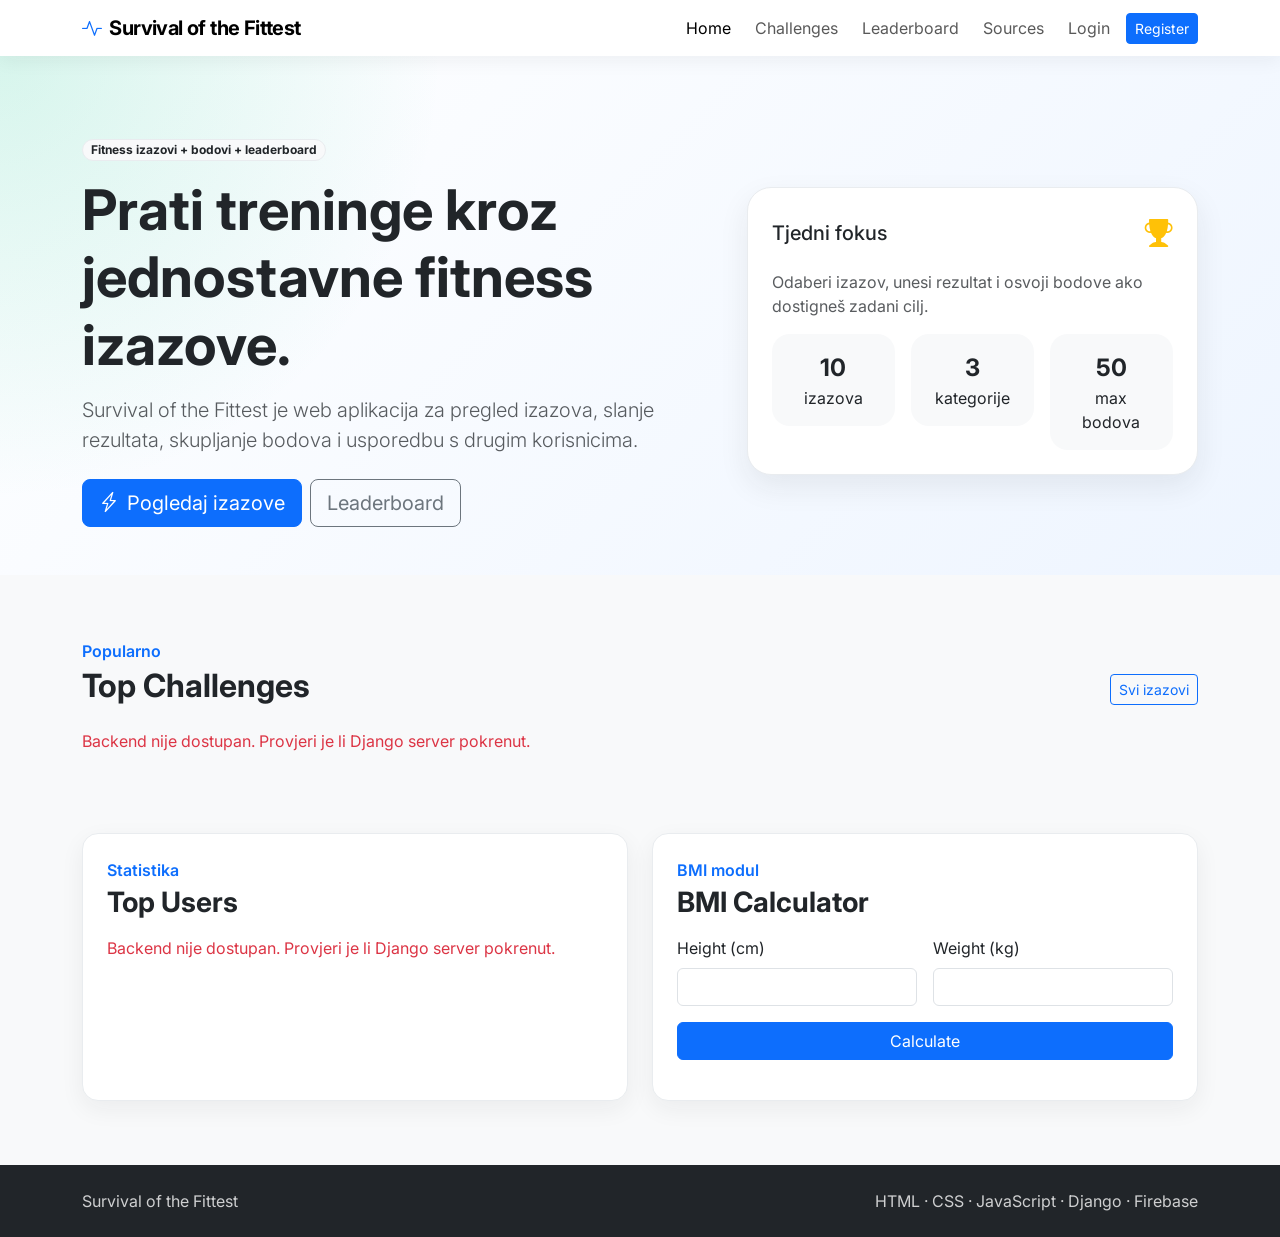
<file: frontend/index.html>
<!doctype html>
<html lang="hr">
<head>
    <meta charset="utf-8">
    <meta name="viewport" content="width=device-width, initial-scale=1">
    <title>Survival of the Fittest | Home</title>
    <link rel="preconnect" href="https://fonts.googleapis.com">
    <link rel="preconnect" href="https://fonts.gstatic.com" crossorigin>
    <link href="https://fonts.googleapis.com/css2?family=Inter:wght@400;500;600;700;800&display=swap" rel="stylesheet">
    <link href="https://cdn.jsdelivr.net/npm/bootstrap@5.3.3/dist/css/bootstrap.min.css" rel="stylesheet">
    <link href="https://cdn.jsdelivr.net/npm/bootstrap-icons@1.11.3/font/bootstrap-icons.css" rel="stylesheet">
    <link href="assets/css/style.css" rel="stylesheet">
</head>
<body>
<nav class="navbar navbar-expand-lg bg-white sticky-top">
    <div class="container">
        <a class="navbar-brand fw-bold" href="index.html"><i class="bi bi-activity text-primary me-2"></i>Survival of the Fittest</a>
        <button class="navbar-toggler" type="button" data-bs-toggle="collapse" data-bs-target="#mainNav" aria-controls="mainNav" aria-expanded="false" aria-label="Toggle navigation">
            <span class="navbar-toggler-icon"></span>
        </button>
        <div class="collapse navbar-collapse" id="mainNav">
            <ul class="navbar-nav ms-auto align-items-lg-center gap-lg-2">
                <li class="nav-item"><a class="nav-link active" href="index.html">Home</a></li>
                <li class="nav-item"><a class="nav-link" href="challenges.html">Challenges</a></li>
                <li class="nav-item"><a class="nav-link" href="leaderboard.html">Leaderboard</a></li>
                <li class="nav-item"><a class="nav-link" href="sources.html">Sources</a></li>
                <li class="nav-item d-none" data-auth><a class="nav-link" href="profile.html">Profile</a></li>
                <li class="nav-item" data-guest><a class="nav-link" href="login.html">Login</a></li>
                <li class="nav-item" data-guest><a class="btn btn-primary btn-sm" href="register.html">Register</a></li>
                <li class="nav-item dropdown d-none" data-auth>
                    <a class="nav-link dropdown-toggle" href="#" role="button" data-bs-toggle="dropdown"><span id="navUserLabel">User</span></a>
                    <ul class="dropdown-menu dropdown-menu-end">
                        <li><a class="dropdown-item" href="profile.html">Profile</a></li>
                        <li><a class="dropdown-item" id="logoutButton" href="#">Logout</a></li>
                    </ul>
                </li>
            </ul>
        </div>
    </div>
</nav>

<header class="hero-section">
    <div class="container">
        <div class="row align-items-center g-4">
            <div class="col-lg-7">
                <span class="badge rounded-pill text-bg-light fit-badge mb-3">Fitness izazovi + bodovi + leaderboard</span>
                <h1 class="display-4 fw-bold mb-3">Prati treninge kroz jednostavne fitness izazove.</h1>
                <p class="lead text-muted mb-4">Survival of the Fittest je web aplikacija za pregled izazova, slanje rezultata, skupljanje bodova i usporedbu s drugim korisnicima.</p>
                <div class="d-flex flex-column flex-sm-row gap-2">
                    <a href="challenges.html" class="btn btn-primary btn-lg"><i class="bi bi-lightning-charge me-2"></i>Pogledaj izazove</a>
                    <a href="leaderboard.html" class="btn btn-outline-secondary btn-lg">Leaderboard</a>
                </div>
            </div>
            <div class="col-lg-5">
                <div class="hero-card">
                    <div class="d-flex align-items-center justify-content-between mb-3">
                        <h2 class="h5 mb-0">Tjedni fokus</h2>
                        <i class="bi bi-trophy-fill text-warning fs-3"></i>
                    </div>
                    <p class="text-muted">Odaberi izazov, unesi rezultat i osvoji bodove ako dostigneš zadani cilj.</p>
                    <div class="row g-3">
                        <div class="col-4"><div class="hero-metric"><strong>10</strong><span>izazova</span></div></div>
                        <div class="col-4"><div class="hero-metric"><strong>3</strong><span>kategorije</span></div></div>
                        <div class="col-4"><div class="hero-metric"><strong>50</strong><span>max bodova</span></div></div>
                    </div>
                </div>
            </div>
        </div>
    </div>
</header>

<main>
    <section class="section-padding">
        <div class="container">
            <div class="d-flex justify-content-between align-items-end mb-4">
                <div>
                    <p class="text-primary fw-semibold mb-1">Popularno</p>
                    <h2 class="fw-bold mb-0">Top Challenges</h2>
                </div>
                <a href="challenges.html" class="btn btn-outline-primary btn-sm">Svi izazovi</a>
            </div>
            <div class="row g-4" id="topChallenges">
                <p class="text-muted">Učitavanje izazova...</p>
            </div>
        </div>
    </section>

    <section class="section-padding pt-0">
        <div class="container">
            <div class="row g-4">
                <div class="col-lg-6">
                    <div class="card form-card h-100">
                        <div class="card-body p-4">
                            <p class="text-primary fw-semibold mb-1">Statistika</p>
                            <h2 class="h3 fw-bold mb-3">Top Users</h2>
                            <div id="topUsers">
                                <p class="text-muted mb-0">Učitavanje korisnika...</p>
                            </div>
                        </div>
                    </div>
                </div>
                <div class="col-lg-6">
                    <div class="card form-card h-100">
                        <div class="card-body p-4">
                            <p class="text-primary fw-semibold mb-1">BMI modul</p>
                            <h2 class="h3 fw-bold mb-3">BMI Calculator</h2>
                            <form id="bmiForm" class="row g-3" novalidate>
                                <div class="col-md-6">
                                    <label for="height" class="form-label">Height (cm)</label>
                                    <input type="number" min="1" step="0.1" class="form-control" id="height" required>
                                </div>
                                <div class="col-md-6">
                                    <label for="weight" class="form-label">Weight (kg)</label>
                                    <input type="number" min="1" step="0.1" class="form-control" id="weight" required>
                                </div>
                                <div class="col-12">
                                    <button class="btn btn-primary w-100" type="submit">Calculate</button>
                                </div>
                            </form>
                            <div id="bmiResult" class="mt-3"></div>
                        </div>
                    </div>
                </div>
            </div>
        </div>
    </section>
</main>

<footer class="footer py-4">
    <div class="container d-flex flex-column flex-md-row justify-content-between gap-2">
        <span>Survival of the Fittest</span>
        <span>HTML · CSS · JavaScript · Django · Firebase</span>
    </div>
</footer>

<script src="https://cdn.jsdelivr.net/npm/bootstrap@5.3.3/dist/js/bootstrap.bundle.min.js"></script>
<script src="assets/js/api.js"></script>
<script src="assets/js/auth.js"></script>
<script src="assets/js/home.js"></script>
</body>
</html>
</file>
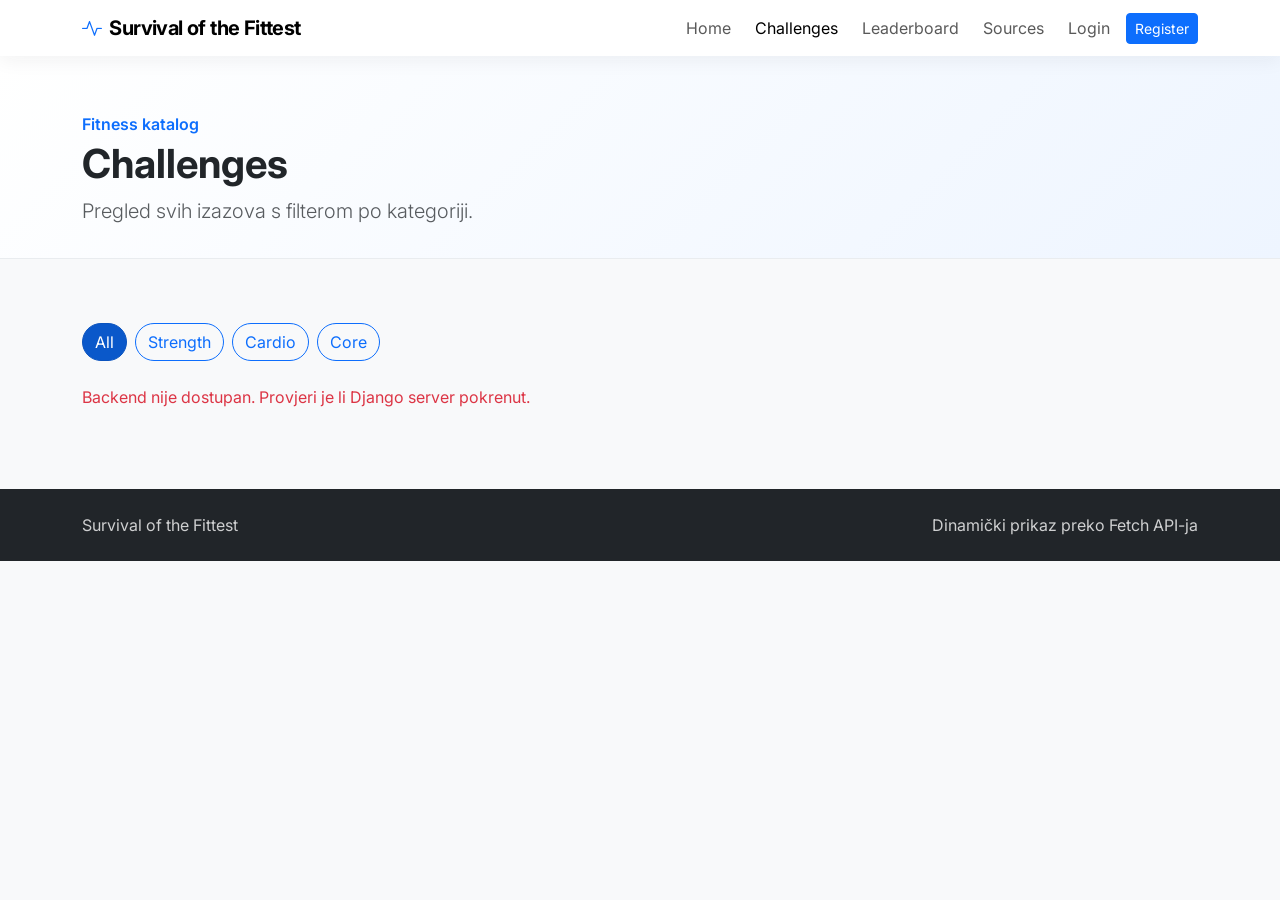
<file: frontend/challenges.html>
<!doctype html>
<html lang="hr">
<head>
    <meta charset="utf-8">
    <meta name="viewport" content="width=device-width, initial-scale=1">
    <title>Challenges | Survival of the Fittest</title>
    <link rel="preconnect" href="https://fonts.googleapis.com">
    <link rel="preconnect" href="https://fonts.gstatic.com" crossorigin>
    <link href="https://fonts.googleapis.com/css2?family=Inter:wght@400;500;600;700;800&display=swap" rel="stylesheet">
    <link href="https://cdn.jsdelivr.net/npm/bootstrap@5.3.3/dist/css/bootstrap.min.css" rel="stylesheet">
    <link href="https://cdn.jsdelivr.net/npm/bootstrap-icons@1.11.3/font/bootstrap-icons.css" rel="stylesheet">
    <link href="assets/css/style.css" rel="stylesheet">
</head>
<body>
<nav class="navbar navbar-expand-lg bg-white sticky-top">
    <div class="container">
        <a class="navbar-brand fw-bold" href="index.html"><i class="bi bi-activity text-primary me-2"></i>Survival of the Fittest</a>
        <button class="navbar-toggler" type="button" data-bs-toggle="collapse" data-bs-target="#mainNav" aria-controls="mainNav" aria-expanded="false" aria-label="Toggle navigation">
            <span class="navbar-toggler-icon"></span>
        </button>
        <div class="collapse navbar-collapse" id="mainNav">
            <ul class="navbar-nav ms-auto align-items-lg-center gap-lg-2">
                <li class="nav-item"><a class="nav-link" href="index.html">Home</a></li>
                <li class="nav-item"><a class="nav-link active" href="challenges.html">Challenges</a></li>
                <li class="nav-item"><a class="nav-link" href="leaderboard.html">Leaderboard</a></li>
                <li class="nav-item"><a class="nav-link" href="sources.html">Sources</a></li>
                <li class="nav-item d-none" data-auth><a class="nav-link" href="profile.html">Profile</a></li>
                <li class="nav-item" data-guest><a class="nav-link" href="login.html">Login</a></li>
                <li class="nav-item" data-guest><a class="btn btn-primary btn-sm" href="register.html">Register</a></li>
                <li class="nav-item dropdown d-none" data-auth>
                    <a class="nav-link dropdown-toggle" href="#" role="button" data-bs-toggle="dropdown"><span id="navUserLabel">User</span></a>
                    <ul class="dropdown-menu dropdown-menu-end">
                        <li><a class="dropdown-item" href="profile.html">Profile</a></li>
                        <li><a class="dropdown-item" id="logoutButton" href="#">Logout</a></li>
                    </ul>
                </li>
            </ul>
        </div>
    </div>
</nav>

<header class="page-header">
    <div class="container">
        <p class="text-primary fw-semibold mb-1">Fitness katalog</p>
        <h1 class="display-6 fw-bold">Challenges</h1>
        <p class="lead text-muted mb-0">Pregled svih izazova s filterom po kategoriji.</p>
    </div>
</header>

<main class="section-padding">
    <div class="container">
        <div class="filter-bar d-flex flex-wrap gap-2 mb-4">
            <button class="btn btn-primary active" data-filter="All">All</button>
            <button class="btn btn-outline-primary" data-filter="Strength">Strength</button>
            <button class="btn btn-outline-primary" data-filter="Cardio">Cardio</button>
            <button class="btn btn-outline-primary" data-filter="Core">Core</button>
        </div>
        <div class="row g-4" id="challengesGrid">
            <p class="text-muted">Učitavanje izazova...</p>
        </div>
    </div>
</main>

<footer class="footer py-4">
    <div class="container d-flex flex-column flex-md-row justify-content-between gap-2">
        <span>Survival of the Fittest</span>
        <span>Dinamički prikaz preko Fetch API-ja</span>
    </div>
</footer>

<script src="https://cdn.jsdelivr.net/npm/bootstrap@5.3.3/dist/js/bootstrap.bundle.min.js"></script>
<script src="assets/js/api.js"></script>
<script src="assets/js/auth.js"></script>
<script src="assets/js/challenges.js"></script>
</body>
</html>
</file>
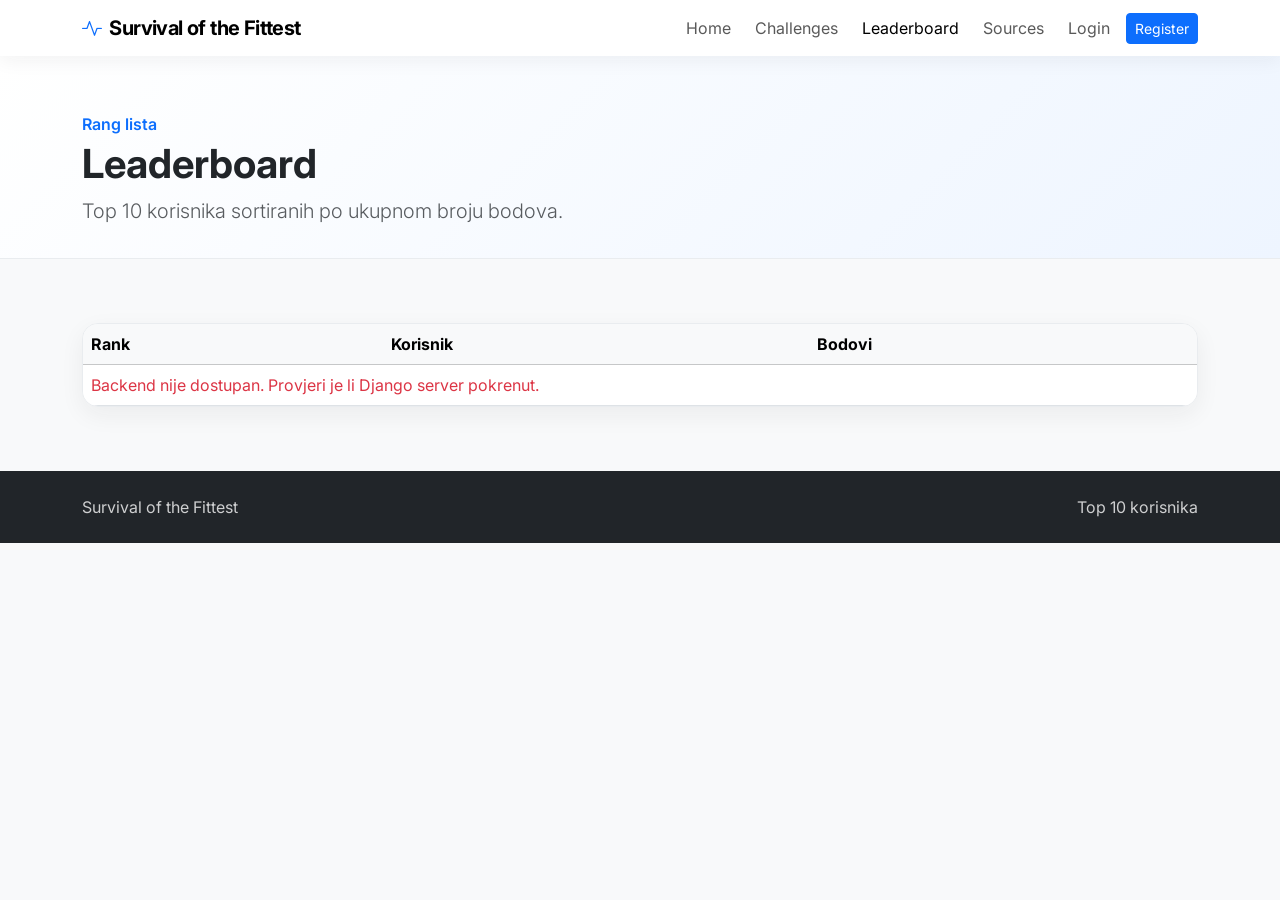
<file: frontend/leaderboard.html>
<!doctype html>
<html lang="hr">
<head>
    <meta charset="utf-8">
    <meta name="viewport" content="width=device-width, initial-scale=1">
    <title>Leaderboard | Survival of the Fittest</title>
    <link rel="preconnect" href="https://fonts.googleapis.com">
    <link rel="preconnect" href="https://fonts.gstatic.com" crossorigin>
    <link href="https://fonts.googleapis.com/css2?family=Inter:wght@400;500;600;700;800&display=swap" rel="stylesheet">
    <link href="https://cdn.jsdelivr.net/npm/bootstrap@5.3.3/dist/css/bootstrap.min.css" rel="stylesheet">
    <link href="https://cdn.jsdelivr.net/npm/bootstrap-icons@1.11.3/font/bootstrap-icons.css" rel="stylesheet">
    <link href="assets/css/style.css" rel="stylesheet">
</head>
<body>
<nav class="navbar navbar-expand-lg bg-white sticky-top">
    <div class="container">
        <a class="navbar-brand fw-bold" href="index.html"><i class="bi bi-activity text-primary me-2"></i>Survival of the Fittest</a>
        <button class="navbar-toggler" type="button" data-bs-toggle="collapse" data-bs-target="#mainNav" aria-controls="mainNav" aria-expanded="false" aria-label="Toggle navigation">
            <span class="navbar-toggler-icon"></span>
        </button>
        <div class="collapse navbar-collapse" id="mainNav">
            <ul class="navbar-nav ms-auto align-items-lg-center gap-lg-2">
                <li class="nav-item"><a class="nav-link" href="index.html">Home</a></li>
                <li class="nav-item"><a class="nav-link" href="challenges.html">Challenges</a></li>
                <li class="nav-item"><a class="nav-link active" href="leaderboard.html">Leaderboard</a></li>
                <li class="nav-item"><a class="nav-link" href="sources.html">Sources</a></li>
                <li class="nav-item d-none" data-auth><a class="nav-link" href="profile.html">Profile</a></li>
                <li class="nav-item" data-guest><a class="nav-link" href="login.html">Login</a></li>
                <li class="nav-item" data-guest><a class="btn btn-primary btn-sm" href="register.html">Register</a></li>
                <li class="nav-item dropdown d-none" data-auth>
                    <a class="nav-link dropdown-toggle" href="#" role="button" data-bs-toggle="dropdown"><span id="navUserLabel">User</span></a>
                    <ul class="dropdown-menu dropdown-menu-end">
                        <li><a class="dropdown-item" href="profile.html">Profile</a></li>
                        <li><a class="dropdown-item" id="logoutButton" href="#">Logout</a></li>
                    </ul>
                </li>
            </ul>
        </div>
    </div>
</nav>

<header class="page-header">
    <div class="container">
        <p class="text-primary fw-semibold mb-1">Rang lista</p>
        <h1 class="display-6 fw-bold">Leaderboard</h1>
        <p class="lead text-muted mb-0">Top 10 korisnika sortiranih po ukupnom broju bodova.</p>
    </div>
</header>

<main class="section-padding">
    <div class="container">
        <div class="table-card">
            <div class="table-responsive">
                <table class="table table-hover align-middle mb-0">
                    <thead class="table-light">
                        <tr>
                            <th>Rank</th>
                            <th>Korisnik</th>
                            <th>Bodovi</th>
                        </tr>
                    </thead>
                    <tbody id="leaderboardBody">
                        <tr><td colspan="3" class="text-muted">Učitavanje leaderboarda...</td></tr>
                    </tbody>
                </table>
            </div>
        </div>
    </div>
</main>

<footer class="footer py-4">
    <div class="container d-flex flex-column flex-md-row justify-content-between gap-2">
        <span>Survival of the Fittest</span>
        <span>Top 10 korisnika</span>
    </div>
</footer>

<script src="https://cdn.jsdelivr.net/npm/bootstrap@5.3.3/dist/js/bootstrap.bundle.min.js"></script>
<script src="assets/js/api.js"></script>
<script src="assets/js/auth.js"></script>
<script src="assets/js/leaderboard.js"></script>
</body>
</html>
</file>
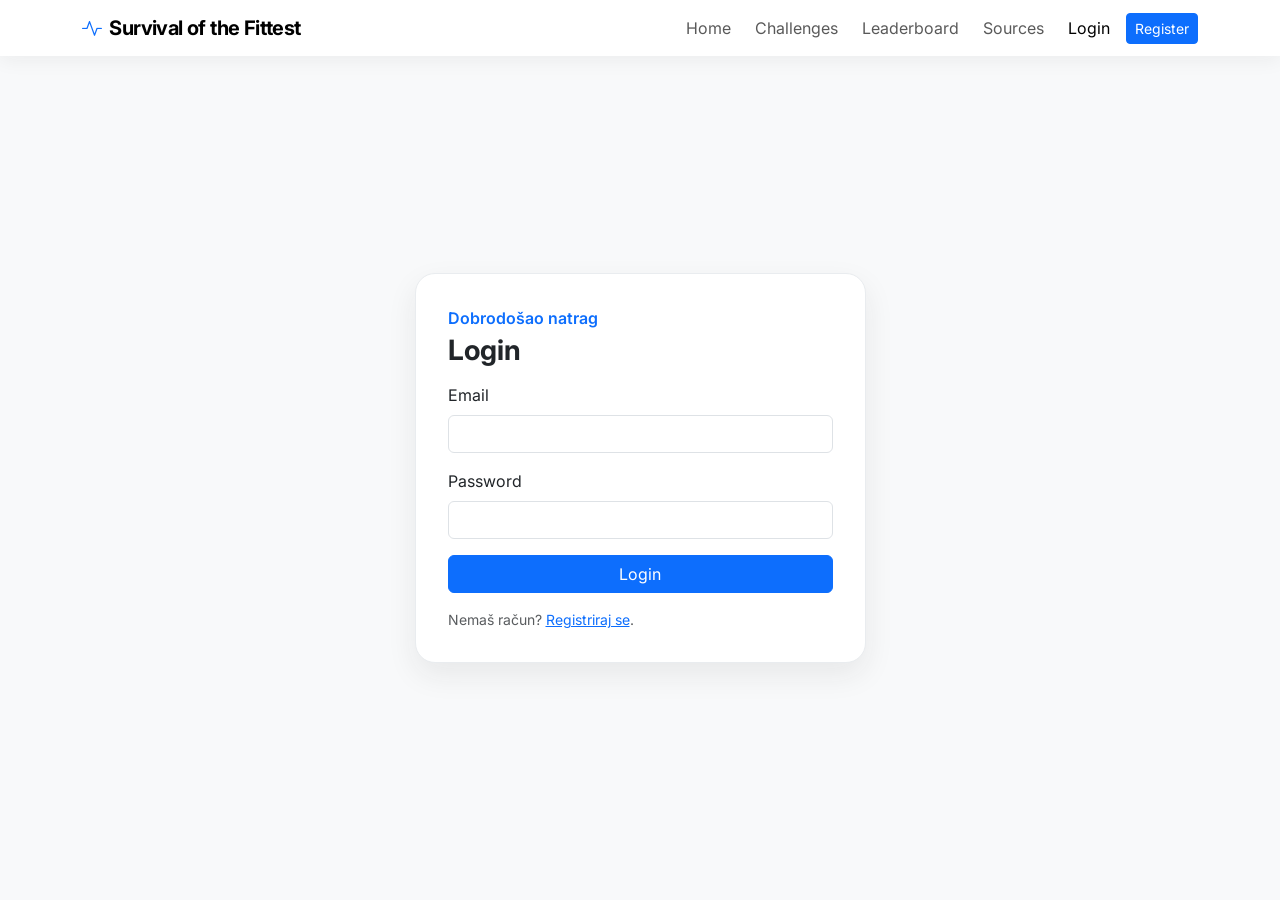
<file: frontend/login.html>
<!doctype html>
<html lang="hr">
<head>
    <meta charset="utf-8">
    <meta name="viewport" content="width=device-width, initial-scale=1">
    <title>Login | Survival of the Fittest</title>
    <link rel="preconnect" href="https://fonts.googleapis.com">
    <link rel="preconnect" href="https://fonts.gstatic.com" crossorigin>
    <link href="https://fonts.googleapis.com/css2?family=Inter:wght@400;500;600;700;800&display=swap" rel="stylesheet">
    <link href="https://cdn.jsdelivr.net/npm/bootstrap@5.3.3/dist/css/bootstrap.min.css" rel="stylesheet">
    <link href="https://cdn.jsdelivr.net/npm/bootstrap-icons@1.11.3/font/bootstrap-icons.css" rel="stylesheet">
    <link href="assets/css/style.css" rel="stylesheet">
</head>
<body>
<nav class="navbar navbar-expand-lg bg-white sticky-top">
    <div class="container">
        <a class="navbar-brand fw-bold" href="index.html"><i class="bi bi-activity text-primary me-2"></i>Survival of the Fittest</a>
        <button class="navbar-toggler" type="button" data-bs-toggle="collapse" data-bs-target="#mainNav" aria-controls="mainNav" aria-expanded="false" aria-label="Toggle navigation">
            <span class="navbar-toggler-icon"></span>
        </button>
        <div class="collapse navbar-collapse" id="mainNav">
            <ul class="navbar-nav ms-auto align-items-lg-center gap-lg-2">
                <li class="nav-item"><a class="nav-link" href="index.html">Home</a></li>
                <li class="nav-item"><a class="nav-link" href="challenges.html">Challenges</a></li>
                <li class="nav-item"><a class="nav-link" href="leaderboard.html">Leaderboard</a></li>
                <li class="nav-item"><a class="nav-link" href="sources.html">Sources</a></li>
                <li class="nav-item d-none" data-auth><a class="nav-link" href="profile.html">Profile</a></li>
                <li class="nav-item" data-guest><a class="nav-link active" href="login.html">Login</a></li>
                <li class="nav-item" data-guest><a class="btn btn-primary btn-sm" href="register.html">Register</a></li>
                <li class="nav-item dropdown d-none" data-auth>
                    <a class="nav-link dropdown-toggle" href="#" role="button" data-bs-toggle="dropdown"><span id="navUserLabel">User</span></a>
                    <ul class="dropdown-menu dropdown-menu-end">
                        <li><a class="dropdown-item" href="profile.html">Profile</a></li>
                        <li><a class="dropdown-item" id="logoutButton" href="#">Logout</a></li>
                    </ul>
                </li>
            </ul>
        </div>
    </div>
</nav>

<main class="auth-wrapper">
    <div class="container">
        <div class="row justify-content-center">
            <div class="col-md-8 col-lg-5">
                <div class="auth-card">
                    <p class="text-primary fw-semibold mb-1">Dobrodošao natrag</p>
                    <h1 class="h3 fw-bold mb-3">Login</h1>
                    <div id="authAlert"></div>
                    <form id="loginForm" novalidate>
                        <div class="mb-3">
                            <label for="email" class="form-label">Email</label>
                            <input type="email" class="form-control" id="email" required>
                        </div>
                        <div class="mb-3">
                            <label for="password" class="form-label">Password</label>
                            <input type="password" class="form-control" id="password" required>
                        </div>
                        <button type="submit" class="btn btn-primary w-100">Login</button>
                    </form>
                    <p class="text-muted small mt-3 mb-0">Nemaš račun? <a href="register.html">Registriraj se</a>.</p>
                </div>
            </div>
        </div>
    </div>
</main>

<script src="https://cdn.jsdelivr.net/npm/bootstrap@5.3.3/dist/js/bootstrap.bundle.min.js"></script>
<script src="assets/js/api.js"></script>
<script src="assets/js/auth.js"></script>
</body>
</html>
</file>
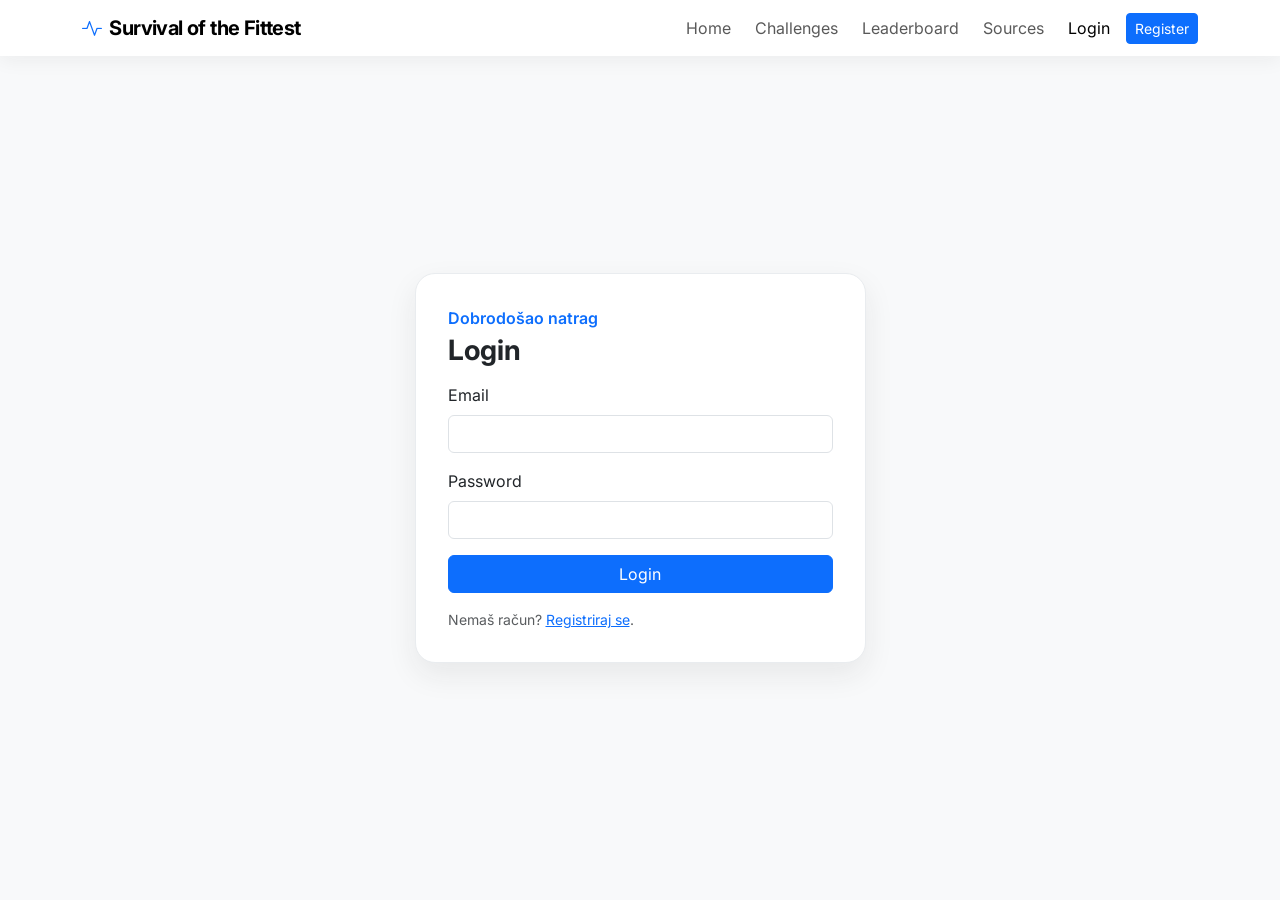
<file: frontend/profile.html>
<!doctype html>
<html lang="hr">
<head>
    <meta charset="utf-8">
    <meta name="viewport" content="width=device-width, initial-scale=1">
    <title>Profile | Survival of the Fittest</title>
    <link rel="preconnect" href="https://fonts.googleapis.com">
    <link rel="preconnect" href="https://fonts.gstatic.com" crossorigin>
    <link href="https://fonts.googleapis.com/css2?family=Inter:wght@400;500;600;700;800&display=swap" rel="stylesheet">
    <link href="https://cdn.jsdelivr.net/npm/bootstrap@5.3.3/dist/css/bootstrap.min.css" rel="stylesheet">
    <link href="https://cdn.jsdelivr.net/npm/bootstrap-icons@1.11.3/font/bootstrap-icons.css" rel="stylesheet">
    <link href="assets/css/style.css" rel="stylesheet">
</head>
<body>
<nav class="navbar navbar-expand-lg bg-white sticky-top">
    <div class="container">
        <a class="navbar-brand fw-bold" href="index.html"><i class="bi bi-activity text-primary me-2"></i>Survival of the Fittest</a>
        <button class="navbar-toggler" type="button" data-bs-toggle="collapse" data-bs-target="#mainNav" aria-controls="mainNav" aria-expanded="false" aria-label="Toggle navigation">
            <span class="navbar-toggler-icon"></span>
        </button>
        <div class="collapse navbar-collapse" id="mainNav">
            <ul class="navbar-nav ms-auto align-items-lg-center gap-lg-2">
                <li class="nav-item"><a class="nav-link" href="index.html">Home</a></li>
                <li class="nav-item"><a class="nav-link" href="challenges.html">Challenges</a></li>
                <li class="nav-item"><a class="nav-link" href="leaderboard.html">Leaderboard</a></li>
                <li class="nav-item"><a class="nav-link" href="sources.html">Sources</a></li>
                <li class="nav-item d-none" data-auth><a class="nav-link active" href="profile.html">Profile</a></li>
                <li class="nav-item" data-guest><a class="nav-link" href="login.html">Login</a></li>
                <li class="nav-item" data-guest><a class="btn btn-primary btn-sm" href="register.html">Register</a></li>
                <li class="nav-item dropdown d-none" data-auth>
                    <a class="nav-link dropdown-toggle" href="#" role="button" data-bs-toggle="dropdown"><span id="navUserLabel">User</span></a>
                    <ul class="dropdown-menu dropdown-menu-end">
                        <li><a class="dropdown-item" href="profile.html">Profile</a></li>
                        <li><a class="dropdown-item" id="logoutButton" href="#">Logout</a></li>
                    </ul>
                </li>
            </ul>
        </div>
    </div>
</nav>

<header class="page-header">
    <div class="container">
        <p class="text-primary fw-semibold mb-1">Moj račun</p>
        <h1 class="display-6 fw-bold">Profile</h1>
        <p class="lead text-muted mb-0">Pregled bodova, završenih izazova i vlastitih rezultata.</p>
    </div>
</header>

<main class="section-padding">
    <div class="container">
        <section id="profileContent" class="mb-5">
            <p class="text-muted">Učitavanje profila...</p>
        </section>
        <section>
            <h2 class="h4 fw-bold mb-3">Moji rezultati</h2>
            <div id="mySubmissions">
                <p class="text-muted">Učitavanje rezultata...</p>
            </div>
        </section>
    </div>
</main>

<footer class="footer py-4">
    <div class="container d-flex flex-column flex-md-row justify-content-between gap-2">
        <span>Survival of the Fittest</span>
        <span>Zaštićeni API endpointi preko tokena</span>
    </div>
</footer>

<script src="https://cdn.jsdelivr.net/npm/bootstrap@5.3.3/dist/js/bootstrap.bundle.min.js"></script>
<script src="assets/js/api.js"></script>
<script src="assets/js/auth.js"></script>
<script src="assets/js/profile.js"></script>
</body>
</html>
</file>
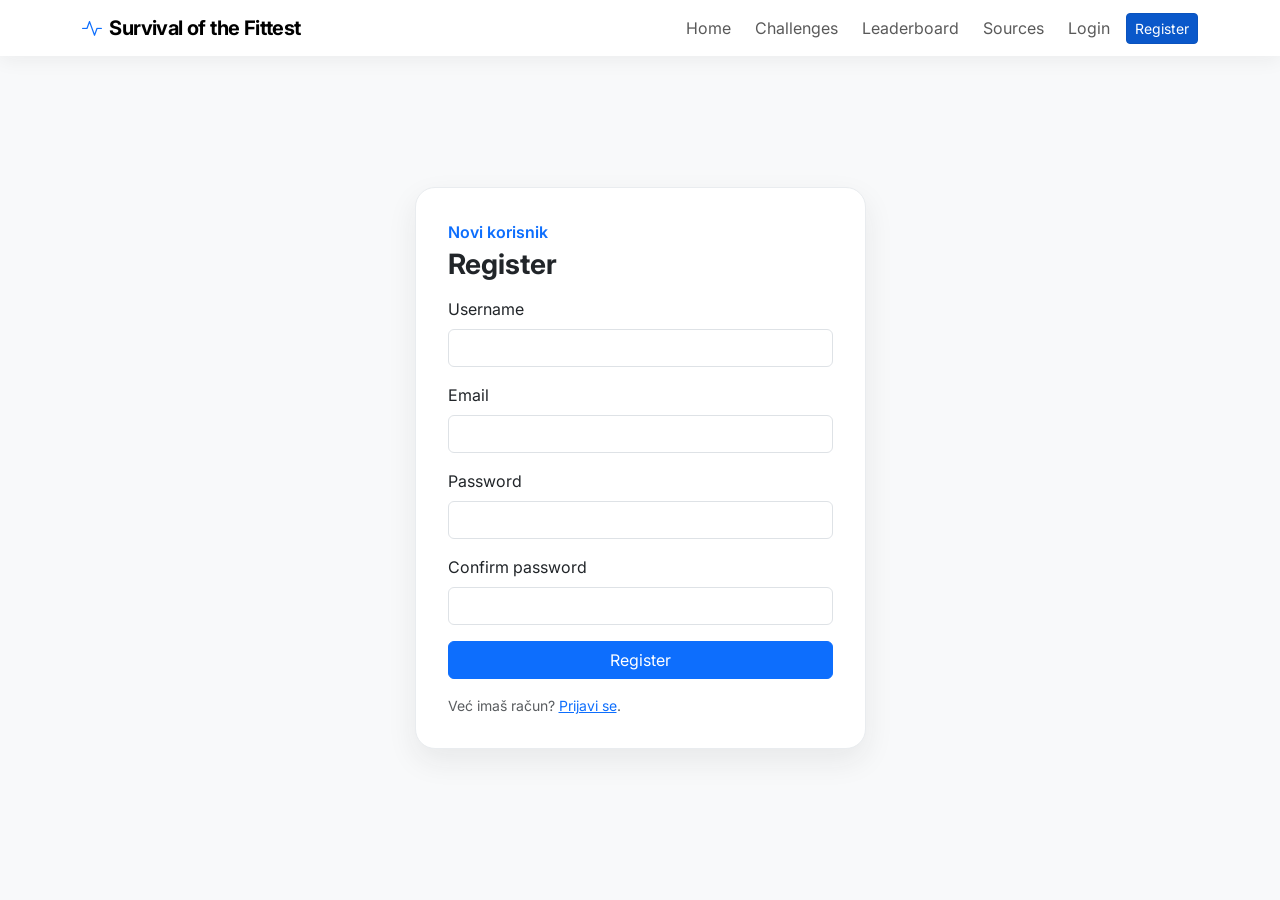
<file: frontend/register.html>
<!doctype html>
<html lang="hr">
<head>
    <meta charset="utf-8">
    <meta name="viewport" content="width=device-width, initial-scale=1">
    <title>Register | Survival of the Fittest</title>
    <link rel="preconnect" href="https://fonts.googleapis.com">
    <link rel="preconnect" href="https://fonts.gstatic.com" crossorigin>
    <link href="https://fonts.googleapis.com/css2?family=Inter:wght@400;500;600;700;800&display=swap" rel="stylesheet">
    <link href="https://cdn.jsdelivr.net/npm/bootstrap@5.3.3/dist/css/bootstrap.min.css" rel="stylesheet">
    <link href="https://cdn.jsdelivr.net/npm/bootstrap-icons@1.11.3/font/bootstrap-icons.css" rel="stylesheet">
    <link href="assets/css/style.css" rel="stylesheet">
</head>
<body>
<nav class="navbar navbar-expand-lg bg-white sticky-top">
    <div class="container">
        <a class="navbar-brand fw-bold" href="index.html"><i class="bi bi-activity text-primary me-2"></i>Survival of the Fittest</a>
        <button class="navbar-toggler" type="button" data-bs-toggle="collapse" data-bs-target="#mainNav" aria-controls="mainNav" aria-expanded="false" aria-label="Toggle navigation">
            <span class="navbar-toggler-icon"></span>
        </button>
        <div class="collapse navbar-collapse" id="mainNav">
            <ul class="navbar-nav ms-auto align-items-lg-center gap-lg-2">
                <li class="nav-item"><a class="nav-link" href="index.html">Home</a></li>
                <li class="nav-item"><a class="nav-link" href="challenges.html">Challenges</a></li>
                <li class="nav-item"><a class="nav-link" href="leaderboard.html">Leaderboard</a></li>
                <li class="nav-item"><a class="nav-link" href="sources.html">Sources</a></li>
                <li class="nav-item d-none" data-auth><a class="nav-link" href="profile.html">Profile</a></li>
                <li class="nav-item" data-guest><a class="nav-link" href="login.html">Login</a></li>
                <li class="nav-item" data-guest><a class="btn btn-primary btn-sm active" href="register.html">Register</a></li>
                <li class="nav-item dropdown d-none" data-auth>
                    <a class="nav-link dropdown-toggle" href="#" role="button" data-bs-toggle="dropdown"><span id="navUserLabel">User</span></a>
                    <ul class="dropdown-menu dropdown-menu-end">
                        <li><a class="dropdown-item" href="profile.html">Profile</a></li>
                        <li><a class="dropdown-item" id="logoutButton" href="#">Logout</a></li>
                    </ul>
                </li>
            </ul>
        </div>
    </div>
</nav>

<main class="auth-wrapper">
    <div class="container">
        <div class="row justify-content-center">
            <div class="col-md-8 col-lg-5">
                <div class="auth-card">
                    <p class="text-primary fw-semibold mb-1">Novi korisnik</p>
                    <h1 class="h3 fw-bold mb-3">Register</h1>
                    <div id="authAlert"></div>
                    <form id="registerForm" novalidate>
                        <div class="mb-3">
                            <label for="username" class="form-label">Username</label>
                            <input type="text" class="form-control" id="username" minlength="3" required>
                        </div>
                        <div class="mb-3">
                            <label for="email" class="form-label">Email</label>
                            <input type="email" class="form-control" id="email" required>
                        </div>
                        <div class="mb-3">
                            <label for="password" class="form-label">Password</label>
                            <input type="password" class="form-control" id="password" minlength="6" required>
                        </div>
                        <div class="mb-3">
                            <label for="confirmPassword" class="form-label">Confirm password</label>
                            <input type="password" class="form-control" id="confirmPassword" minlength="6" required>
                        </div>
                        <button type="submit" class="btn btn-primary w-100">Register</button>
                    </form>
                    <p class="text-muted small mt-3 mb-0">Već imaš račun? <a href="login.html">Prijavi se</a>.</p>
                </div>
            </div>
        </div>
    </div>
</main>

<script src="https://cdn.jsdelivr.net/npm/bootstrap@5.3.3/dist/js/bootstrap.bundle.min.js"></script>
<script src="assets/js/api.js"></script>
<script src="assets/js/auth.js"></script>
</body>
</html>
</file>
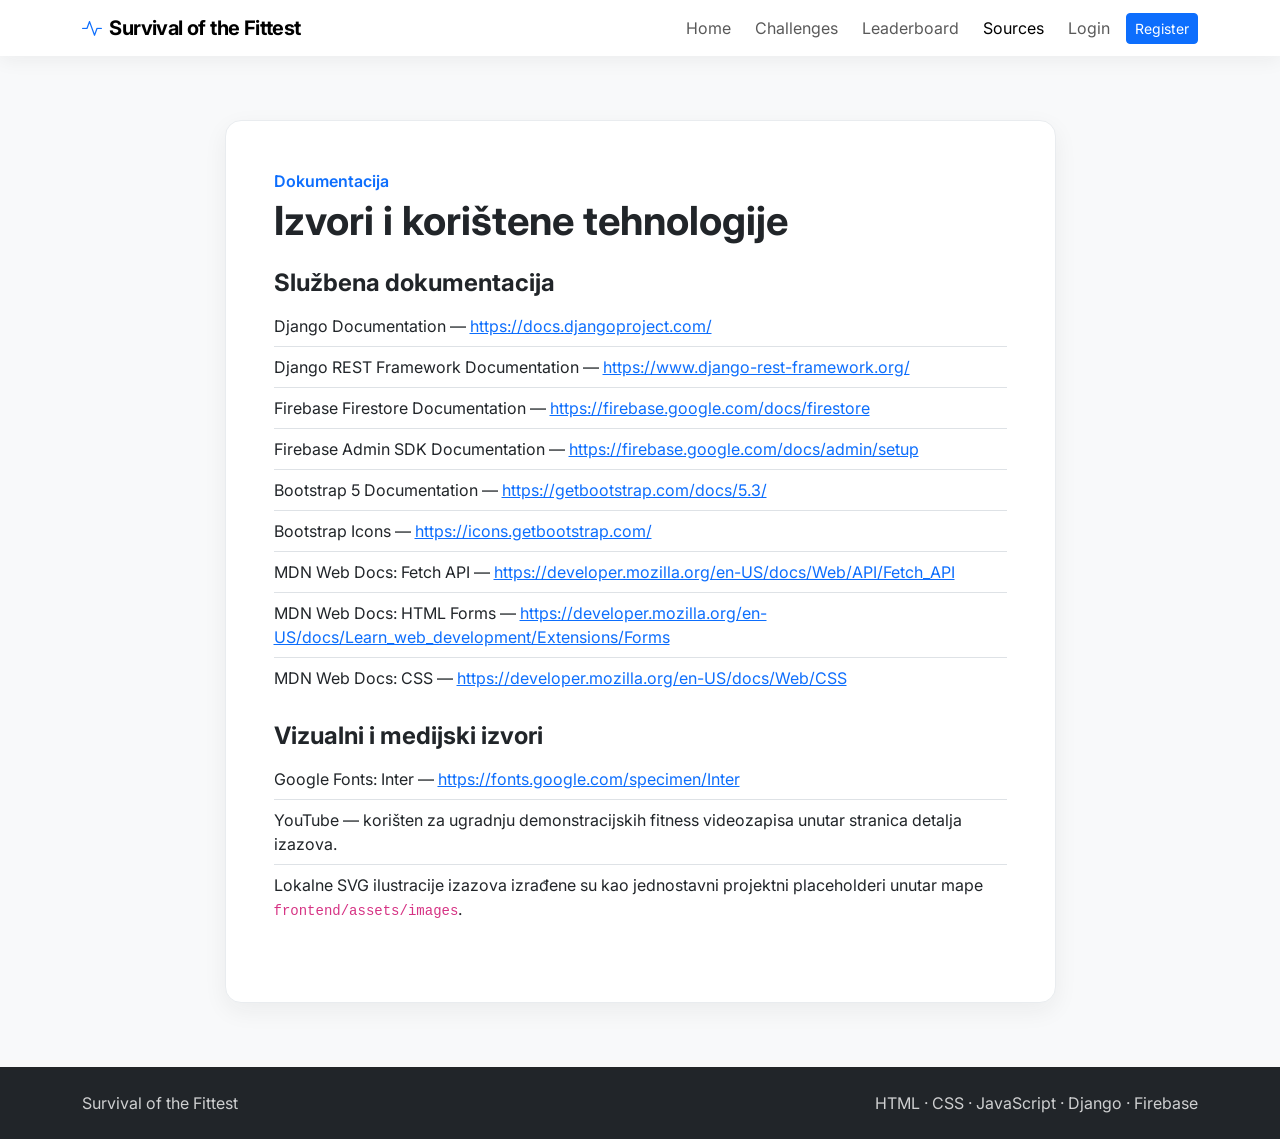
<file: frontend/sources.html>
<!doctype html>
<html lang="hr">
<head>
    <meta charset="utf-8">
    <meta name="viewport" content="width=device-width, initial-scale=1">
    <title>Izvori | Survival of the Fittest</title>
    <link rel="preconnect" href="https://fonts.googleapis.com">
    <link rel="preconnect" href="https://fonts.gstatic.com" crossorigin>
    <link href="https://fonts.googleapis.com/css2?family=Inter:wght@400;500;600;700;800&display=swap" rel="stylesheet">
    <link href="https://cdn.jsdelivr.net/npm/bootstrap@5.3.3/dist/css/bootstrap.min.css" rel="stylesheet">
    <link href="https://cdn.jsdelivr.net/npm/bootstrap-icons@1.11.3/font/bootstrap-icons.css" rel="stylesheet">
    <link href="assets/css/style.css" rel="stylesheet">
</head>
<body>
<nav class="navbar navbar-expand-lg bg-white sticky-top">
    <div class="container">
        <a class="navbar-brand fw-bold" href="index.html"><i class="bi bi-activity text-primary me-2"></i>Survival of the Fittest</a>
        <button class="navbar-toggler" type="button" data-bs-toggle="collapse" data-bs-target="#mainNav" aria-controls="mainNav" aria-expanded="false" aria-label="Toggle navigation">
            <span class="navbar-toggler-icon"></span>
        </button>
        <div class="collapse navbar-collapse" id="mainNav">
            <ul class="navbar-nav ms-auto align-items-lg-center gap-lg-2">
                <li class="nav-item"><a class="nav-link" href="index.html">Home</a></li>
                <li class="nav-item"><a class="nav-link" href="challenges.html">Challenges</a></li>
                <li class="nav-item"><a class="nav-link" href="leaderboard.html">Leaderboard</a></li>
                <li class="nav-item"><a class="nav-link active" href="sources.html">Sources</a></li>
                <li class="nav-item d-none" data-auth><a class="nav-link" href="profile.html">Profile</a></li>
                <li class="nav-item" data-guest><a class="nav-link" href="login.html">Login</a></li>
                <li class="nav-item" data-guest><a class="btn btn-primary btn-sm" href="register.html">Register</a></li>
                <li class="nav-item dropdown d-none" data-auth>
                    <a class="nav-link dropdown-toggle" href="#" role="button" data-bs-toggle="dropdown"><span id="navUserLabel">User</span></a>
                    <ul class="dropdown-menu dropdown-menu-end">
                        <li><a class="dropdown-item" href="profile.html">Profile</a></li>
                        <li><a class="dropdown-item" id="logoutButton" href="#">Logout</a></li>
                    </ul>
                </li>
            </ul>
        </div>
    </div>
</nav>

<main class="section-padding">
    <div class="container">
        <div class="row justify-content-center">
            <div class="col-lg-9">
                <div class="card form-card">
                    <div class="card-body p-4 p-md-5">
                        <p class="text-primary fw-semibold mb-1">Dokumentacija</p>
                        <h1 class="display-6 fw-bold mb-3">Izvori i korištene tehnologije</h1>

                        <h2 class="h4 fw-bold mt-4">Službena dokumentacija</h2>
                        <ul class="list-group list-group-flush mb-4">
                            <li class="list-group-item px-0">
                                Django Documentation — <a href="https://docs.djangoproject.com/" target="_blank" rel="noopener">https://docs.djangoproject.com/</a>
                            </li>
                            <li class="list-group-item px-0">
                                Django REST Framework Documentation — <a href="https://www.django-rest-framework.org/" target="_blank" rel="noopener">https://www.django-rest-framework.org/</a>
                            </li>
                            <li class="list-group-item px-0">
                                Firebase Firestore Documentation — <a href="https://firebase.google.com/docs/firestore" target="_blank" rel="noopener">https://firebase.google.com/docs/firestore</a>
                            </li>
                            <li class="list-group-item px-0">
                                Firebase Admin SDK Documentation — <a href="https://firebase.google.com/docs/admin/setup" target="_blank" rel="noopener">https://firebase.google.com/docs/admin/setup</a>
                            </li>
                            <li class="list-group-item px-0">
                                Bootstrap 5 Documentation — <a href="https://getbootstrap.com/docs/5.3/" target="_blank" rel="noopener">https://getbootstrap.com/docs/5.3/</a>
                            </li>
                            <li class="list-group-item px-0">
                                Bootstrap Icons — <a href="https://icons.getbootstrap.com/" target="_blank" rel="noopener">https://icons.getbootstrap.com/</a>
                            </li>
                            <li class="list-group-item px-0">
                                MDN Web Docs: Fetch API — <a href="https://developer.mozilla.org/en-US/docs/Web/API/Fetch_API" target="_blank" rel="noopener">https://developer.mozilla.org/en-US/docs/Web/API/Fetch_API</a>
                            </li>
                            <li class="list-group-item px-0">
                                MDN Web Docs: HTML Forms — <a href="https://developer.mozilla.org/en-US/docs/Learn_web_development/Extensions/Forms" target="_blank" rel="noopener">https://developer.mozilla.org/en-US/docs/Learn_web_development/Extensions/Forms</a>
                            </li>
                            <li class="list-group-item px-0">
                                MDN Web Docs: CSS — <a href="https://developer.mozilla.org/en-US/docs/Web/CSS" target="_blank" rel="noopener">https://developer.mozilla.org/en-US/docs/Web/CSS</a>
                            </li>
                        </ul>

                        <h2 class="h4 fw-bold mt-4">Vizualni i medijski izvori</h2>
                        <ul class="list-group list-group-flush mb-4">
                            <li class="list-group-item px-0">
                                Google Fonts: Inter — <a href="https://fonts.google.com/specimen/Inter" target="_blank" rel="noopener">https://fonts.google.com/specimen/Inter</a>
                            </li>
                            <li class="list-group-item px-0">
                                YouTube — korišten za ugradnju demonstracijskih fitness videozapisa unutar stranica detalja izazova.
                            </li>
                            <li class="list-group-item px-0">
                                Lokalne SVG ilustracije izazova izrađene su kao jednostavni projektni placeholderi unutar mape <code>frontend/assets/images</code>.
                            </li>
                        </ul>

                    </div>
                </div>
            </div>
        </div>
    </div>
</main>

<footer class="footer py-4">
    <div class="container d-flex flex-column flex-md-row justify-content-between gap-2">
        <span>Survival of the Fittest</span>
        <span>HTML · CSS · JavaScript · Django · Firebase</span>
    </div>
</footer>

<script src="https://cdn.jsdelivr.net/npm/bootstrap@5.3.3/dist/js/bootstrap.bundle.min.js"></script>
<script src="assets/js/api.js"></script>
<script src="assets/js/auth.js"></script>
</body>
</html>
</file>
<file: frontend/assets/css/style.css>
:root {
    --fit-primary: #0d6efd;
    --fit-secondary: #212529;
    --fit-accent: #20c997;
    --fit-bg: #f8f9fa;
    --fit-card: #ffffff;
    --fit-border: #e9ecef;
    --fit-shadow: 0 12px 30px rgba(33, 37, 41, 0.08);
}

* {
    box-sizing: border-box;
}

body {
    font-family: 'Inter', system-ui, -apple-system, BlinkMacSystemFont, 'Segoe UI', sans-serif;
    background: var(--fit-bg);
    color: var(--fit-secondary);
}

.navbar {
    box-shadow: 0 4px 20px rgba(33, 37, 41, 0.06);
}

.navbar-brand {
    letter-spacing: -0.03em;
}

.hero-section {
    padding: 5rem 0 3rem;
    background:
        radial-gradient(circle at top left, rgba(32, 201, 151, 0.18), transparent 32%),
        linear-gradient(135deg, #ffffff 0%, #eef5ff 100%);
}

.hero-card {
    background: #ffffff;
    border: 1px solid var(--fit-border);
    border-radius: 24px;
    padding: 1.5rem;
    box-shadow: var(--fit-shadow);
}

.hero-metric {
    background: #f8f9fa;
    border-radius: 18px;
    padding: 1rem;
    text-align: center;
}

.hero-metric strong {
    display: block;
    font-size: 1.5rem;
}

.section-padding {
    padding: 4rem 0;
}

.card,
.challenge-card,
.form-card,
.submission-card,
.stat-card,
.video-card {
    border: 1px solid var(--fit-border);
    border-radius: 16px;
}

.challenge-card {
    overflow: hidden;
    box-shadow: 0 8px 24px rgba(33, 37, 41, 0.07);
    transition: transform 0.2s ease, box-shadow 0.2s ease;
}

.challenge-card:hover {
    transform: translateY(-4px);
    box-shadow: var(--fit-shadow);
}

.challenge-card .card-img-top {
    height: 180px;
    object-fit: cover;
    background: #eaf3ff;
}

.fit-badge {
    border: 1px solid var(--fit-border);
    color: var(--fit-secondary) !important;
}

.detail-image {
    width: 100%;
    min-height: 320px;
    object-fit: cover;
    border-radius: 20px;
    border: 1px solid var(--fit-border);
    box-shadow: var(--fit-shadow);
    background: #eaf3ff;
}

.form-card,
.stat-card,
.submission-card {
    background: var(--fit-card);
    box-shadow: 0 8px 24px rgba(33, 37, 41, 0.06);
}

.stat-card {
    padding: 1.25rem;
}

.stat-card span {
    display: block;
    color: #6c757d;
    font-size: 0.9rem;
    margin-bottom: 0.35rem;
}

.stat-card strong {
    font-size: 1.55rem;
}

.small-stat strong {
    font-size: 1.2rem;
}

.result-panel {
    background: #e9fff7;
    border: 1px solid rgba(32, 201, 151, 0.35);
    border-radius: 16px;
    padding: 1.25rem;
    text-align: center;
}

.filter-bar .btn {
    border-radius: 999px;
}

.table-card {
    background: #ffffff;
    border-radius: 16px;
    border: 1px solid var(--fit-border);
    box-shadow: 0 8px 24px rgba(33, 37, 41, 0.06);
    overflow: hidden;
}

.footer {
    background: var(--fit-secondary);
    color: rgba(255, 255, 255, 0.78);
}

.footer a {
    color: #ffffff;
    text-decoration: none;
}

.auth-wrapper {
    min-height: calc(100vh - 76px);
    display: flex;
    align-items: center;
    padding: 3rem 0;
}

.auth-card {
    background: #ffffff;
    border: 1px solid var(--fit-border);
    border-radius: 20px;
    box-shadow: var(--fit-shadow);
    padding: 2rem;
}

.page-header {
    padding: 3.5rem 0 2rem;
    background: linear-gradient(135deg, #ffffff 0%, #eef5ff 100%);
    border-bottom: 1px solid var(--fit-border);
}

.bi-accent {
    color: var(--fit-accent);
}

@media (max-width: 767px) {
    .hero-section {
        padding: 3rem 0 2rem;
    }

    .display-4 {
        font-size: 2.25rem;
    }

    .section-padding {
        padding: 2.75rem 0;
    }

    .auth-card {
        padding: 1.5rem;
    }
}
</file>
